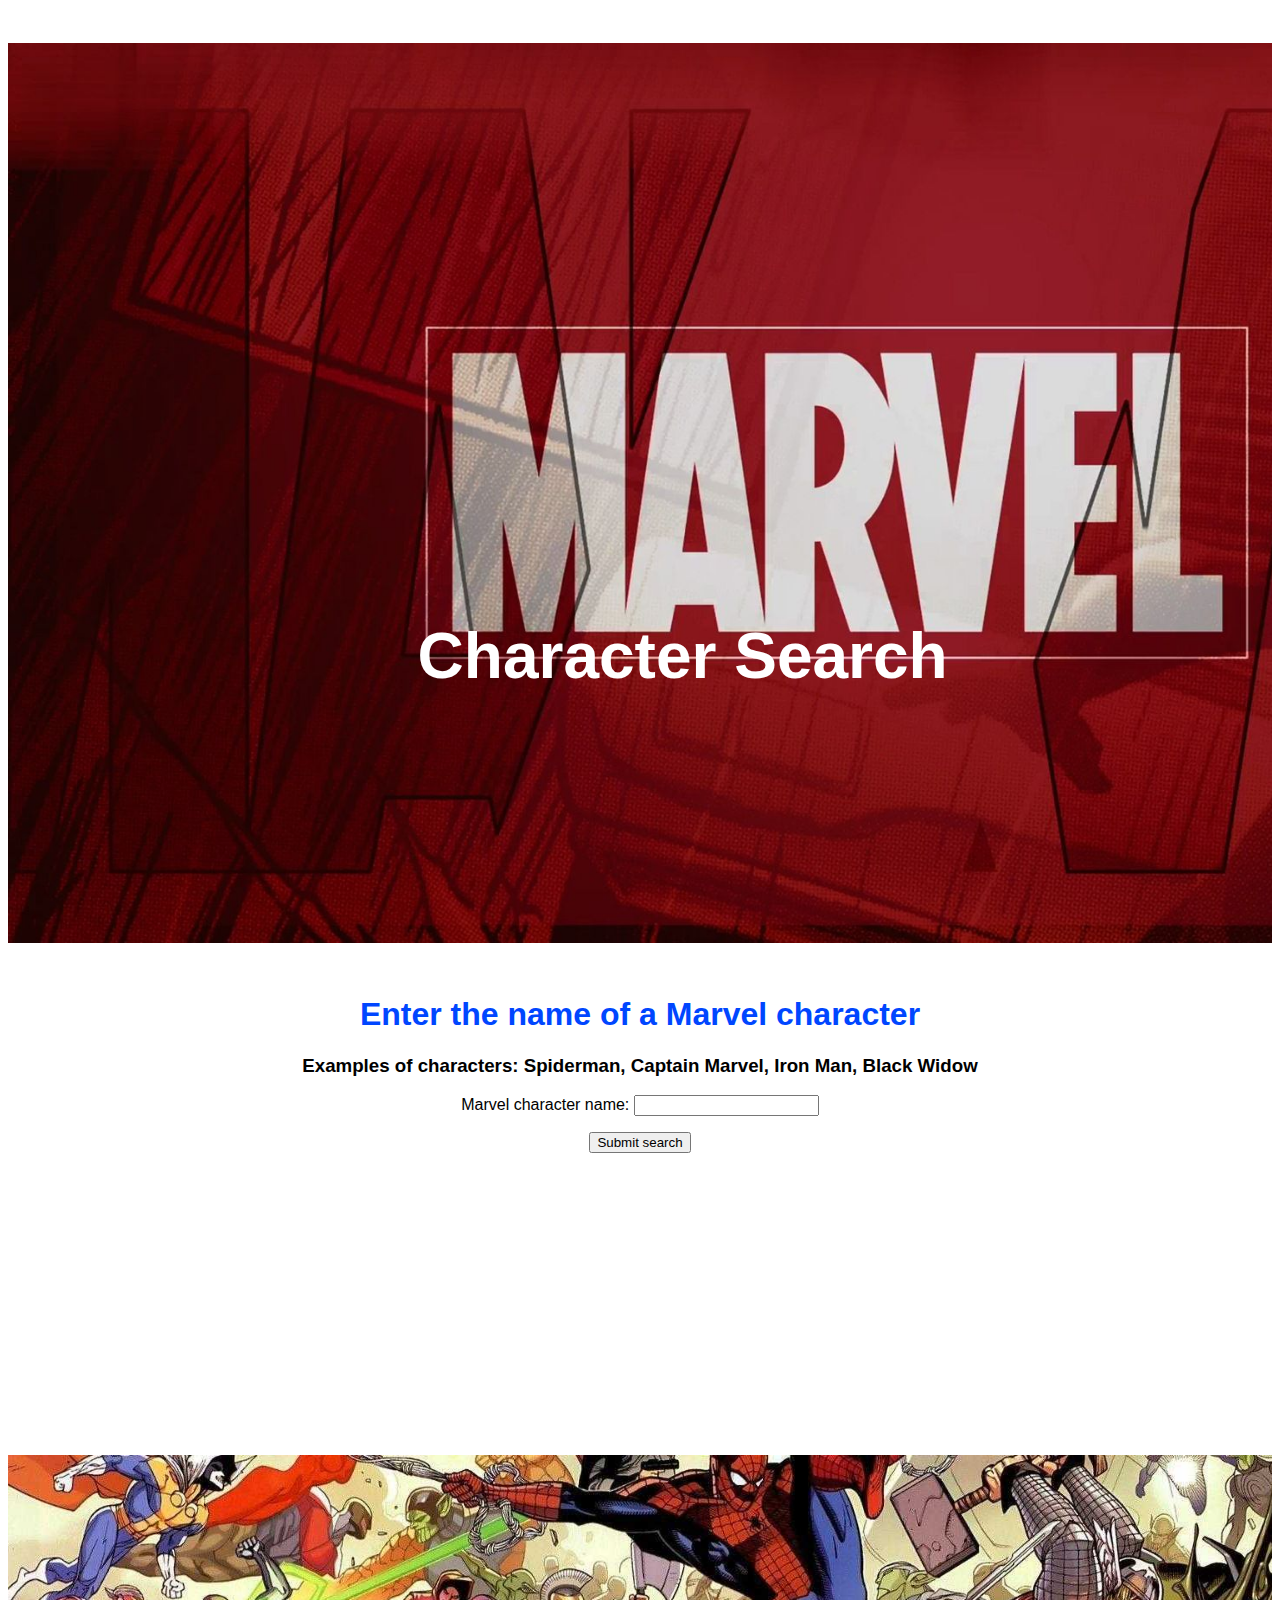
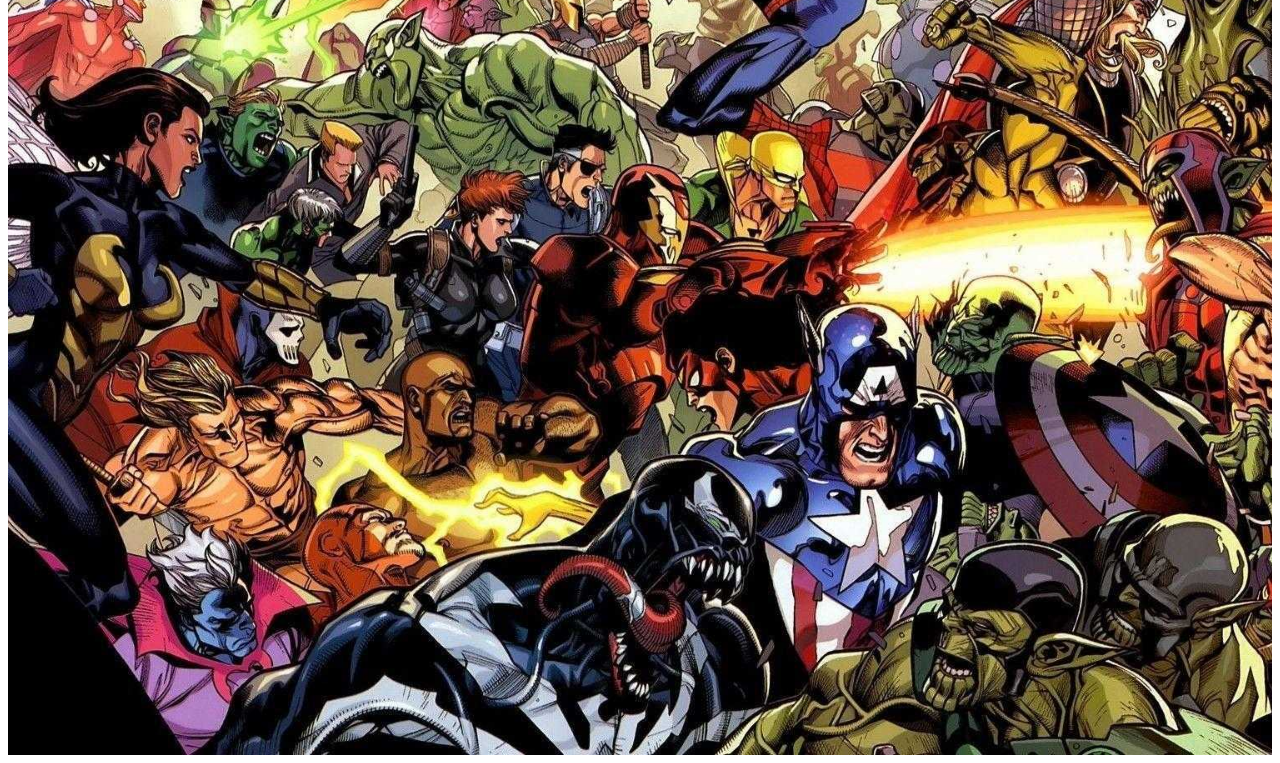
<file: Projects/Marvel API/index.html>
<!DOCTYPE html>
<html lang="en">
<head>
    <meta charset="UTF-8">
    <meta name="viewport" content="width=device-width, initial-scale=1.0">
    <meta http-equiv="X-UA-Compatible" content="ie=edge">
    <title>Marvel Character Search</title>

    <link rel="stylesheet" ref="text/css" href="main.css">
</head>

<body>
    <div class = 'header'>
        <h1>Character Search</h1>
        <!--<img src="assets/header.jpg" style="width: 100%;">-->
    </div>
    
    <div class = 'enterChar'>
        <h1>Enter the name of a Marvel character</h1>
        <h3>Examples of characters: Spiderman, Captain Marvel, Iron Man, Black Widow</h3>
        <form>
            <p>
              <label for="search">Marvel character name:</label>
              <input type="text" id="search" class="search" required>
            </p>
            <p>
              <button class="submit">Submit search</button>
            </p>
        </form>
    </div>

    <div class = 'results'>

    </div>

    <div class = 'footer'>

    </div>
        

<script src="marvel.js"></script>
</body>
</html>
</file>
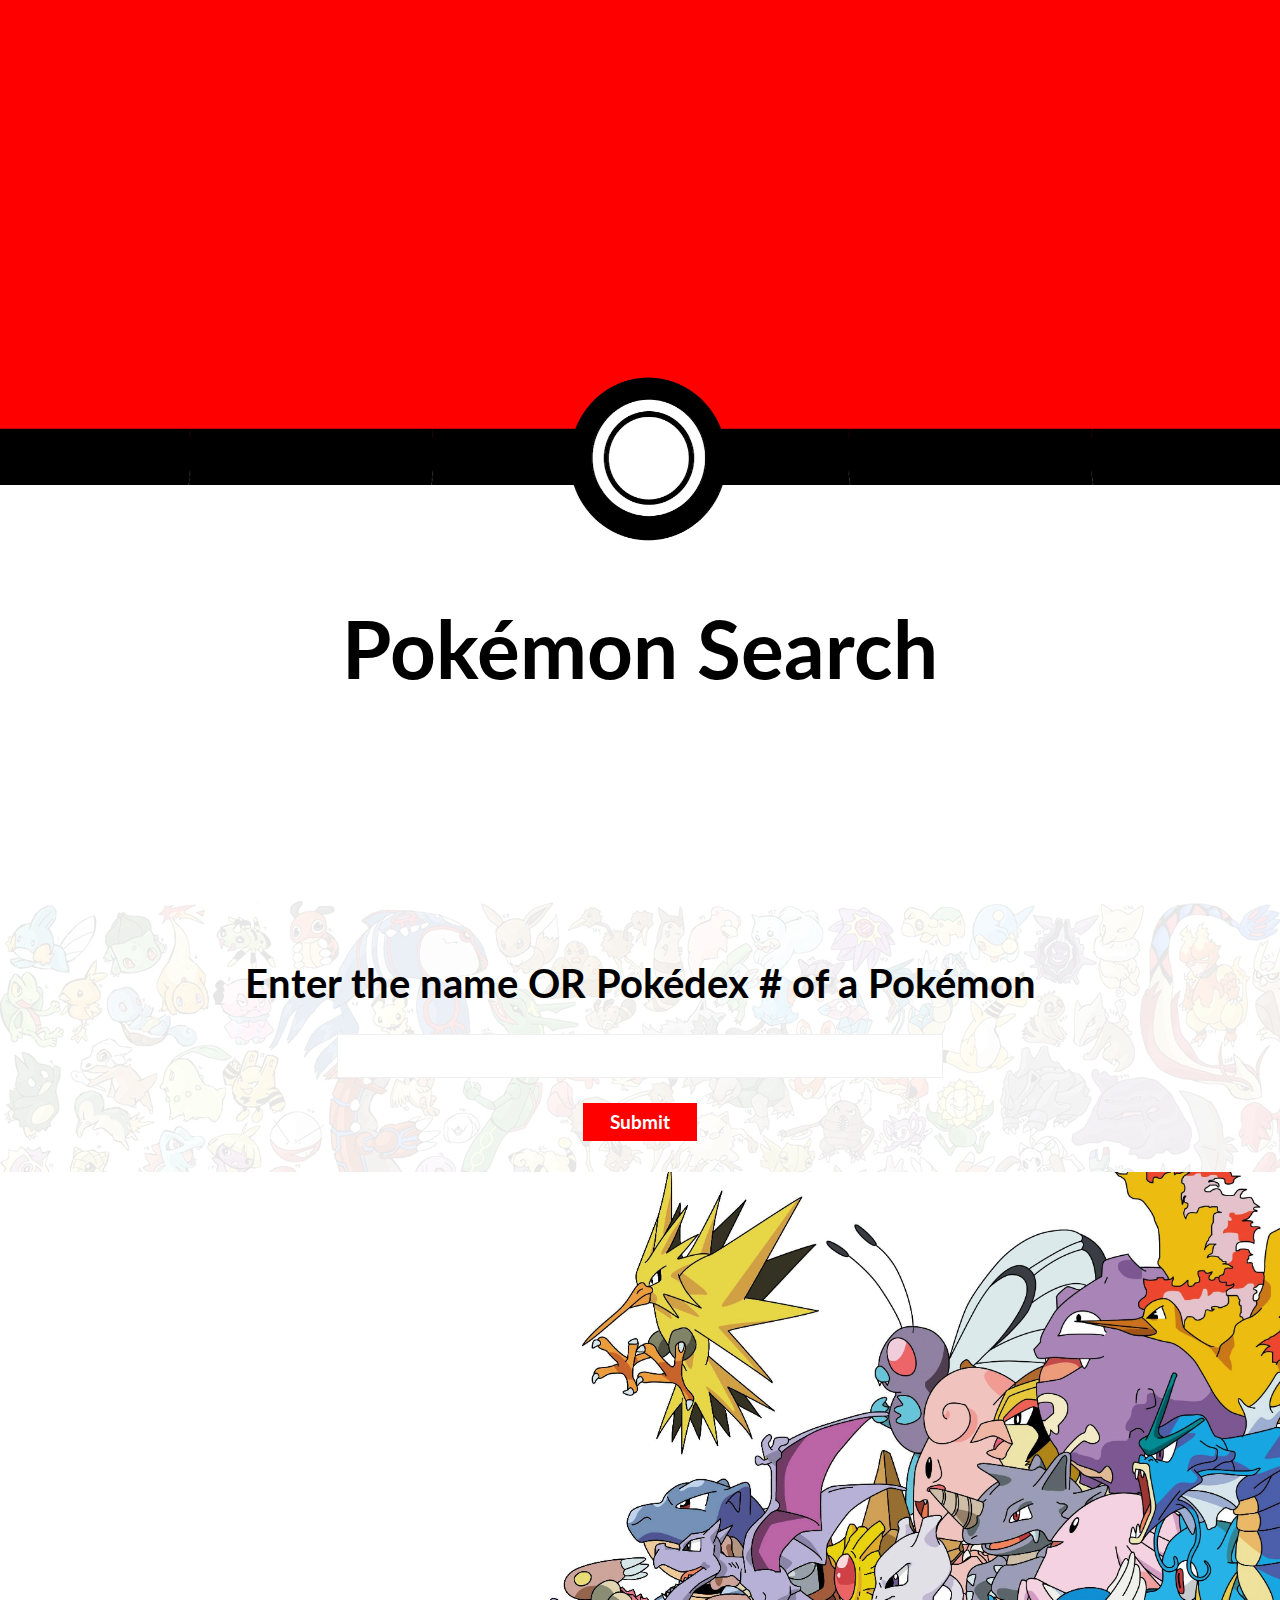
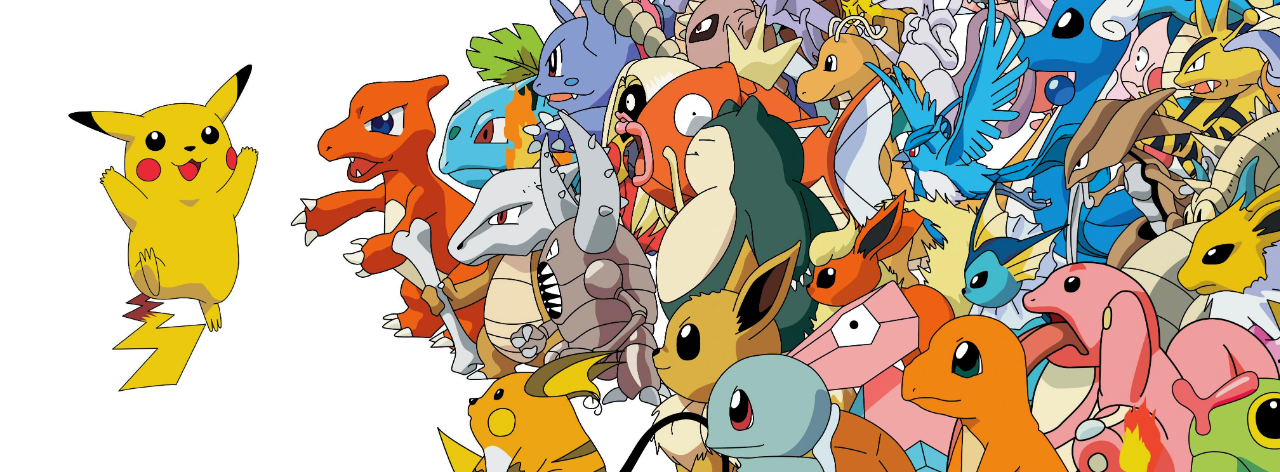
<file: Projects/Pokemon API/index.html>
<!DOCTYPE html>
<html lang='en'>
<head>
    <meta charset='UTF-8'>
    <meta name='viewport' content='width=device-width, initial-scale=1.0'>
    <meta http-equiv='X-UA-Compatible' content='ie=edge'>
    <title>Pokémon Search</title>

    <link href='https://fonts.googleapis.com/css?family=Lato:400,700&display=swap' rel='stylesheet'>
    <link rel='stylesheet' ref='text/css' href='main.css'>
</head>

<body>
    <div class = 'header'>
        <h1>Pokémon Search</h1>
    </div>
    
    <div class = 'enterPokemon'>
        <h1>Enter the name OR Pokédex # of a Pokémon</h1>
        <form>
            <p>
              <input type='text' id='search' class='search' required>
            </p>
            <p>
              <button class='submit'>Submit</button>
            </p>
        </form>

        <div class='overlay'></div>
    </div>

    <div id = 'results'></div>

    <div id = 'resultsMovesWrapper'>
        <div id='resultsMoves'>
            <ul></ul>
        </div>

    </div>


    <div class = 'footer'></div>
    
    <script src='pokemon.js'></script>

</body>
</html>
</file>
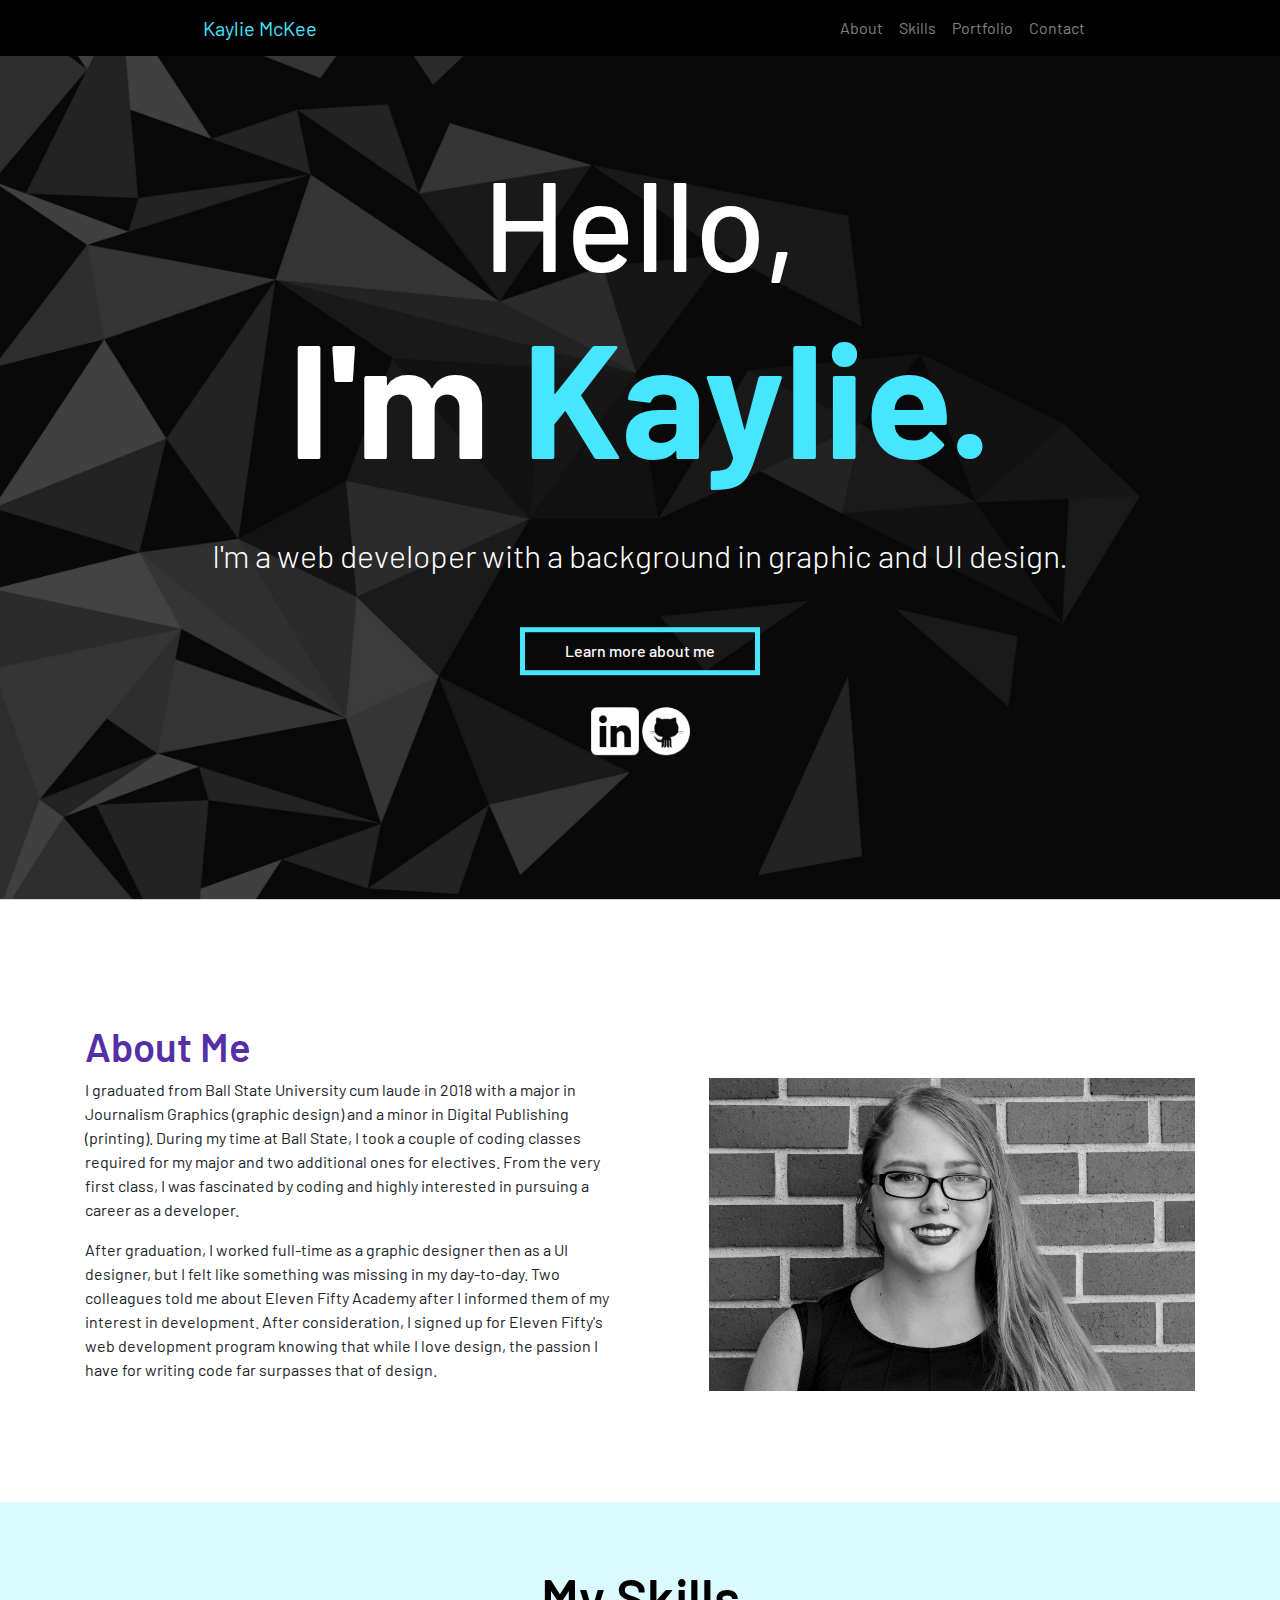
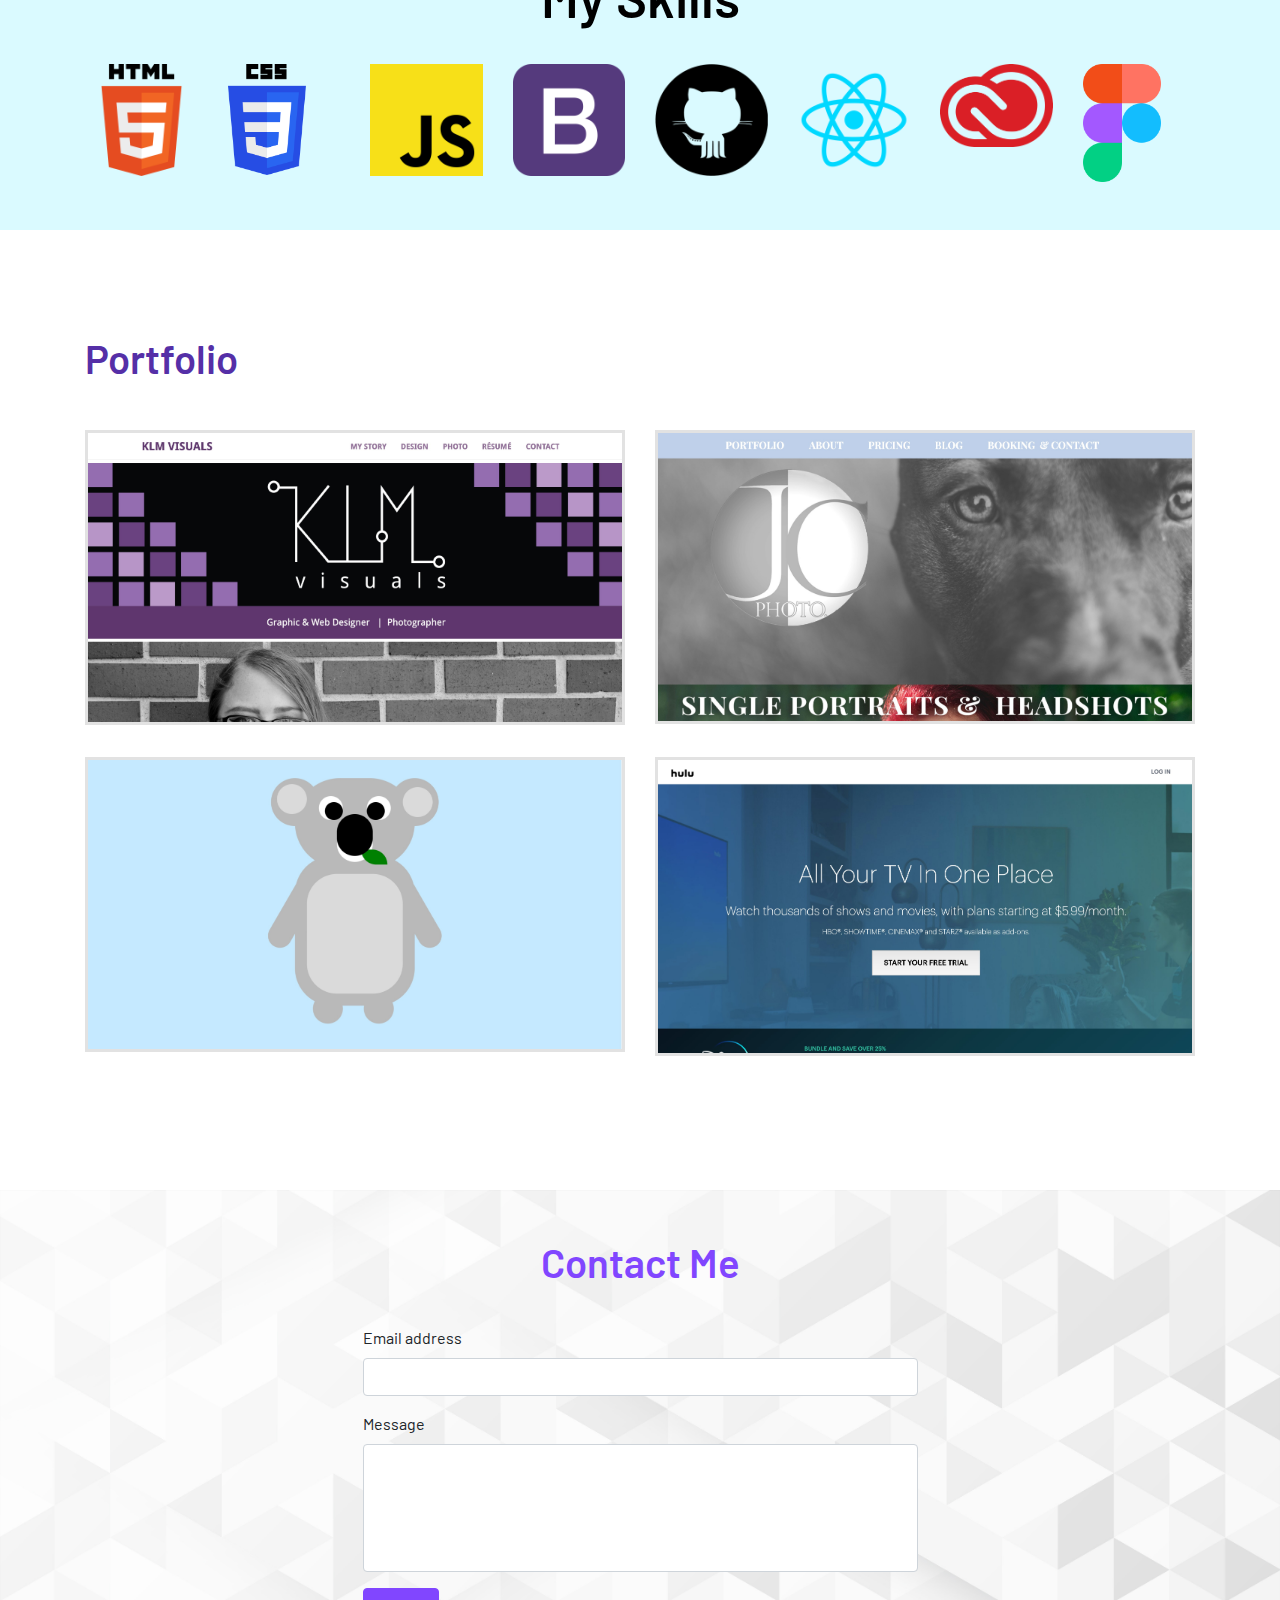
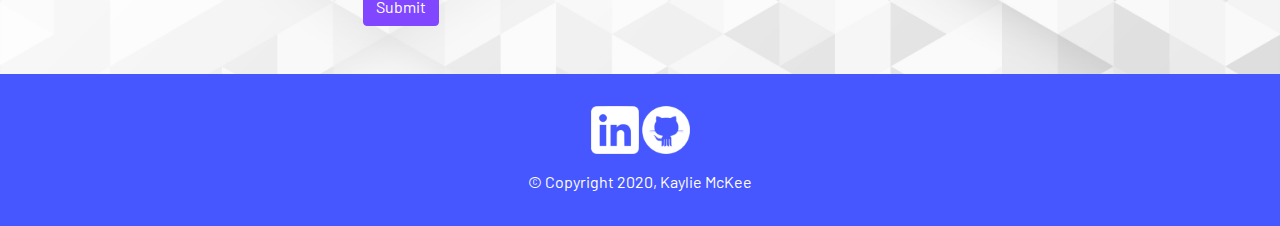
<file: Projects/Portfolio/index.html>
<!DOCTYPE html>
<html lang="en">
<head>
    <meta charset="UTF-8">
    <meta name="viewport" content="width=device-width, initial-scale=1.0">
    <meta http-equiv="X-UA-Compatible" content="ie=edge">
    <title>Kaylie McKee</title>

    <link rel="stylesheet" href="https://stackpath.bootstrapcdn.com/bootstrap/4.4.1/css/bootstrap.min.css" integrity="sha384-Vkoo8x4CGsO3+Hhxv8T/Q5PaXtkKtu6ug5TOeNV6gBiFeWPGFN9MuhOf23Q9Ifjh" crossorigin="anonymous">
    <link href="https://fonts.googleapis.com/css?family=Barlow:300,400,500,600,700&display=swap" rel="stylesheet">
    <link rel="stylesheet" ref="text/css" href="main.css">
</head>

<body>
<!--nav-->
<nav class="navbar navbar-expand-lg navbar-dark">
  <a class="navbar-brand" href="#jumbo" style="color: #46E6FF; margin-left: 15%">Kaylie McKee</a>
    <button class="navbar-toggler" type="button" data-toggle="collapse" data-target="#navbarNav" aria-controls="navbarNav" aria-expanded="false" aria-label="Toggle navigation">
      <span class="navbar-toggler-icon"></span>
    </button>
    <div class="collapse navbar-collapse" id="navbarNav">
      <ul class="navbar-nav">
        <li class="nav-item">
          <a class="nav-link" href="#aboutMe">About </a>
        </li>
        <li class="nav-item">
          <a class="nav-link" href="#mySkills">Skills</a>
        </li>
        <li class="nav-item">
          <a class="nav-link" href="#portfolio">Portfolio</a>
        </li>
        <li class="nav-item">
          <a class="nav-link" href="#contact">Contact</a>
        </li>
      </ul>
    </div>
  </nav>
<!--hero-->
<section id="jumbo">
<div class="jumbotron jumbotron-fluid">
    <div class="container" id="jumboContent">
      <div class="row">
        <div class="col">
          <h1 class="display-4" id="line1">Hello,</h1>
        </div>
      </div>
      <div class="row">
        <div class="col">
          <h1 class="display-4" id="line2">I'm <span>Kaylie.</span></h1>
        </div>
      </div>
      <div class="row">
        <div class="col">
          <p class="lead">I'm a web developer with a background in graphic and UI design.</p>
        </div>
      </div>
      <div class="row">
        <div class="col">
          <a href="#aboutMe">
            <button type="button">Learn more about me</button>
          </a>

        </div>
      </div>
      <div class="row" style="padding-top: 2em;">
        <div class="col">
          <a href="https://www.linkedin.com/in/kayliemckee" target="blank">
            <img src="./assets/linkedin-3-256.png" style="width: 3em">
          </a>
          <a href="https://github.com/mckeekaylie" target="blank">
            <img src="./assets/github-9-256.png" style="width: 3em">
          </a>
        </div>
      </div>

    </div>
    </div>
  </div>
</section>

<section id ="aboutMe">
  <div class="container">
    <div class="row">
      <div class="col-md">
        <h1>About Me</h1>
      </div>
    </div>
    <div class="row">
      <div class="col-md">
        <p>I graduated from Ball State University cum laude in 2018 with a major in Journalism Graphics (graphic design) 
          and a minor in Digital Publishing (printing). During my time at Ball State, I took a couple of coding classes 
          required for my major and two additional ones for electives. From the very first class, I was fascinated by coding
          and highly interested in pursuing a career as a developer.</p>
        
        <p>After graduation, I worked full-time as a graphic designer then as a UI designer, but I felt like something was 
           missing in my day-to-day. Two colleagues told me about Eleven Fifty Academy after I informed them of my interest 
           in development. After consideration, I signed up for Eleven Fifty's web development program knowing that while 
           I love design, the passion I have for writing code far surpasses that of design.</p> 
      </div>
      <div class="col-md">
        <img src="assets/me_crop.jpg">
      </div>
    </div>
    
  </div>
</section>

<section id="mySkills">

  <div class="container">
    <h1>My Skills</h1>
    <div class="row">
      <div class="col-sm" id="html">
        <img src="assets/html5.png" style="width: 100%">
      </div>
      <div class="col-sm" id="css">
        <img src="assets/css3.png" style="width: 70%">
      </div>
      <div class="col-sm" id="js">
        <img src="assets/js.png" style="width: 100%">
      </div>
      <div class="col-sm" id="boot">
        <img src="assets/bootstrap.png" style="width: 100%">
      </div>
      <div class="col-sm" id="git">
        <img src="assets/github-9-256_Blk.png" style="width: 100%">
      </div>
      <div class="col-sm" id="react">
        <img src="assets/iconfinder_React.js_logo_1174949.png" style="width: 100%">
      </div>
      <div class="col-sm" id="cc">
        <img src="assets/creativeCloud.png" style="width: 100%">
      </div>
      <div class="col-sm" id="figma">
        <img src="assets/figma.png" style="width: 70%">
      </div>
    </div>
  </section>

<!--PORTFOLIO-->
<section id="portfolio">
  <div class="container">
    <h1>Portfolio</h1>
    <!--ROW 1-->
    <div class="row">
      <!--KLM Visuals-->
      <div class="col-lg">
        <div class="portfolioItem">
          <a href="https://www.klmvisuals.com" target="blank">
            <img src="./assets/klmVisuals.jpg" style="width: 100%; height: 100%">
          </a>
          <div class="portfolioOverlay">
            <div class="portfolioCaption">
              <h4>KLM Visuals website</h4>
                <p>KLM Visuals is where I house my design and photography portfolio.
                 I designed and developed the website utilizing Bootstrap.</p>
                  <a href="https://www.klmvisuals.com" target="blank">> View</a>
            </div>
          </div>
        </div>
      </div>
      <!--JC Photo-->
      <div class="col-lg">
        <div class="portfolioItem">
          <a href="https://www.jencophoto.world" target="blank">
            <img src="./assets/jcphoto.jpg" style="width: 100%; height: 100%">
          </a>
          <div class="portfolioOverlay" style="background-color: #8146FF;">
            <div class="portfolioCaption">
              <h4>JenCo Photo website</h4>
                <p>A friend of mine is a photographer. She asked me to build her portfolio website after seeing my design and photography portfolio.
                  I designed and developed the website utilizing Bootstrap.
                </p>
                 <a href="https://www.jencophoto.world" target="blank">> View</a>
            </div>
          </div>
        </div>
      </div>

    </div>

    <!--ROW 2-->
    <div class="row" id="portfolioRow2">
      <!--CSS KOALA-->
      <div class="col-lg">
        <div class="portfolioItem">
          <a href="https://codepen.io/klmckee/pen/XWJQzdK" target="blank">
            <img src="./assets/cssKoala.jpg" style="width: 100%">
          </a>

          <div class="portfolioOverlay" style="background-color: #8146FF;">
            <div class="portfolioCaption">
              <h4>CSS Koala</h4>
                <p>A koala illustration I created utilizing CSS.</p>
                 <a href="hhttps://codepen.io/klmckee/pen/XWJQzdK" target="blank">> View</a>
            </div>
          </div>
        </div>
      </div>
      <!--STATIC LAYOUT-->
      <div class="col-lg">
        <div class="portfolioItem">
          <a href="https://mckeekaylie.github.io/staticlayout/" target="blank">
            <img src="./assets/static.jpg" style="width: 100%">
          </a>
          <div class="portfolioOverlay">
            <div class="portfolioCaption">
              <h4>Hulu Welcome Page</h4>
                <p>A static recreation of the Hulu Welcome page</p>
                 <a href="https://mckeekaylie.github.io/staticlayout/" target="blank">> View</a>
            </div>
          </div>
        </div>
      </div>
    </div>
  </div>
</section>

<!--CONTACT-->
<section id="contact">
  <div class="container">
    <h1>Contact Me</h1>

    <form action="https://formspree.io/xknrqbvn" method="POST">
      <div class="form-group">
        <label for="exampleInputEmail1">Email address</label>
        <input type="email" class="form-control" id="exampleInputEmail1" aria-describedby="emailHelp">
      </div>
      <div class="form-group">
        <label for="exampleFormControlTextarea1">Message</label>
        <input type="text" class="form-control" id="exampleFormControlTextarea1">
      </div>
      <button type="submit" class="btn btn-primary" style="background-color: #8146FF; border-color: #8146FF">Submit</button>
    </form>
  
    <!--<form action="https://formspree.io/xknrqbvn" method="POST">
  
    <label> Your email: <input type="text" name="_replyto"></label>
    <label> Your message: <textarea name="message"></textarea></label>

    <button type="submit">Send</button>
    </form>-->
  </div>
</section>

<section id="footer">
  <div class="container">
    <div class="row">
      <div class="col">
        <a href="https://www.linkedin.com/in/kayliemckee" target="blank">
          <img src="./assets/linkedin-3-256.png" style="width: 3em">
        </a>
        <a href="https://github.com/mckeekaylie" target="blank">
          <img src="./assets/github-9-256.png" style="width: 3em">
        </a>
      </div>
    </div>
    <div class="row">
      <div class="col">
        <p style="padding-top: 1em">© Copyright 2020, Kaylie McKee</p>
    </div>
    </div>
  </div>
</section>
    
<!--SCRIPTS-->

    <script src="https://code.jquery.com/jquery-3.4.1.slim.min.js" integrity="sha384-J6qa4849blE2+poT4WnyKhv5vZF5SrPo0iEjwBvKU7imGFAV0wwj1yYfoRSJoZ+n" crossorigin="anonymous"></script>
    <script src="https://cdn.jsdelivr.net/npm/popper.js@1.16.0/dist/umd/popper.min.js" integrity="sha384-Q6E9RHvbIyZFJoft+2mJbHaEWldlvI9IOYy5n3zV9zzTtmI3UksdQRVvoxMfooAo" crossorigin="anonymous"></script>
    <script src="https://stackpath.bootstrapcdn.com/bootstrap/4.4.1/js/bootstrap.min.js" integrity="sha384-wfSDF2E50Y2D1uUdj0O3uMBJnjuUD4Ih7YwaYd1iqfktj0Uod8GCExl3Og8ifwB6" crossorigin="anonymous"></script>

</body>
</html>
</file>
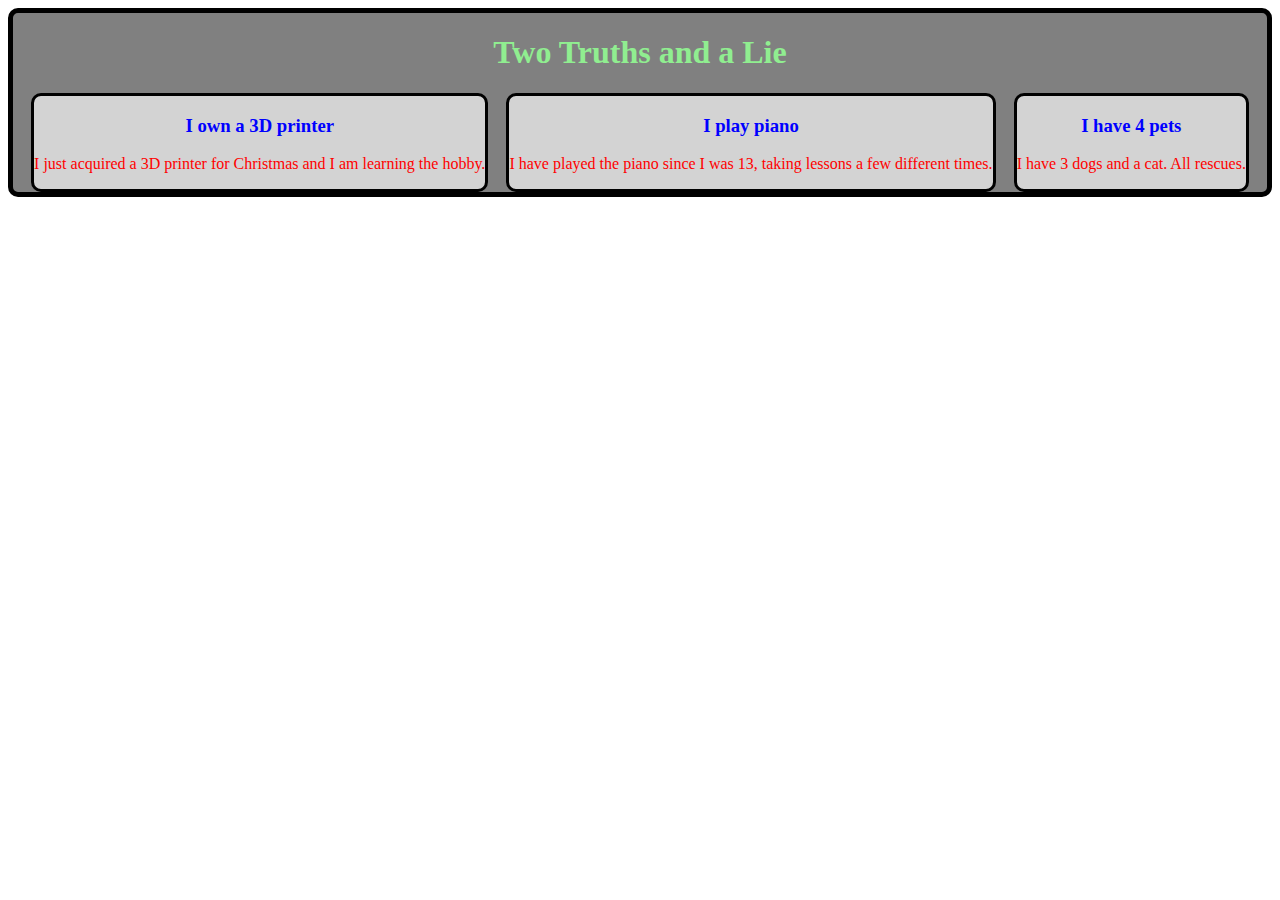
<file: 00-dayOne/00.01.html>
<!DOCTYPE html>
<html lang="en">
<head>
    <meta charset="UTF-8">
    <meta name="viewport" content="width=device-width, initial-scale=1.0">
    <meta http-equiv="X-UA-Compatible" content="ie=edge">
    <title>Day One HTML</title>

    <style>
    h1 {
        color: lightgreen;
        text-align: center;
    }

    .main {
        border-style: solid;
        border-width: thick;
        border-color: black;
        border-radius: 10px;
        background-color:gray;
        text-align: center;
    }

    .body {
        background-color: grey; 
        border-style:solid; 
        border-radius: 10px; 
        background-color: lightgrey; 
        text-align: center;
    }

    .align {
        display: flex;
        justify-content: space-evenly;
    }

    h3 {
        color: blue;
    }

    p {
        color: red;
    }


    </style>
</head>
<body>
    <!-- <h1>Heading One</h1>
    <h2>Heading Two</h2>
    <h3>Heading Three</h3>
    <h4>Heading Four</h4>
    <h5>Heading Five</h5>
    <h6>Heading Six</h6> -->

    <div class ="main">
    <h1>Two Truths and a Lie</h1>

    <div class = "align">
    
    <div class = "body">
    <h3>I own a 3D printer</h3>
        <p>I just acquired a 3D printer for Christmas and I am learning the hobby.</p>
    </div>
    <div class = "body">
        <h3>I play piano</h3>
        <p>I have played the piano since I was 13, taking lessons a few different times.</p>
    </div>
    <div class = "body">
        <h3>I have 4 pets</h3>
        <p>I have 3 dogs and a cat. All rescues.</p>
    </div>
    </div>

    </div>
</body>
</html>
</file>
<file: Projects/Marvel API/main.css>
body {
    font-family: Arial, Helvetica, sans-serif;
}

.header {
    width: 100%;
    height: 100vh;
    margin-top: 0;
    margin-left: 0;
    margin-right: 0;
    background-image: url(./assets/header.jpg);
    background-size: cover;
}

.header h1 {
    color: white;
    font-size: 4em;
    font-family: Arial, Helvetica, sans-serif;
    padding-top: 9em;
    padding-left: 6.4em;
}

.enterChar {
    height: 30em;
    padding-top: 2em;
    text-align: center;
}

.enterChar h1 {
    color: #0046FF;
}

.footer {
    width: 100%;
    height: 100vh;
    margin-top: 0;
    margin-left: 0;
    margin-right: 0;
    background-image: url(./assets/bkgd.jpg);
    background-size: cover;
}
</file>
<file: Projects/Pokemon API/main.css>
body {
    font-family: Lato;
    margin: 0;
    padding: 0;
}

/* HEADER */
.header {
    width: 100vw;
    height: 100vh;
    margin: 0 0 0 0;
    background-image: url(./assets/pokeball.png);
    background-size: cover;
    background-position: center;
}

.header h1 {
    z-index: 2;
    color: black;
    text-align: center;
    font-size: 5em;
    padding-top: 7.5em;
    margin: 0;
}

/* ENTER POKEMON */
.enterPokemon {
    position: relative;
    background-image: url("./assets/enterPokemon.jpg");
    width: 100%;
    padding-top: 2em;
    height: 15em;
    text-align: center;
}

.enterPokemon form, .enterPokemon h1 {
    position: relative;
    z-index: 2;
}

.enterPokemon h1 {
    font-size: 2.5em;
}

.search {
    width: 45em;
    height: 3em;
    border: .5mm solid #F0F0F0;
}

.submit {
    margin-top: .5em;
    width: 6em;
    height: 2em;
    background-color: #FE0000;
    border: none;
    color: white;
    font-family: Lato;
    font-weight: 700;
    font-size: 5mm;
}

/* RESULTS */
.overlay {
    z-index: 1;
    position: absolute;
    margin: auto;
    top: 0;
    bottom: 0;
    left: 0;
    right: 0;
    background-color: white;
    opacity: .9;
}

#results {
    text-align: center;
}

/* RESULTS MOVES */
#resultsMoves ul {
    width: 10em;
    height: 20em;
    overflow: auto;
    display: block;
    margin: auto;
}

#resultsMovesWrapper {
    padding-bottom: 4em;
}

/* FOOTER */
.footer {
    width: 100vw;
    height: 100vh;
    margin-left: 0;
    margin-right: 0;
    background-image: url(./assets/footer.jpeg);
    background-size: cover;
}

/* media queries */
@media (max-width: 576px) {

.header h1 {
    padding-top: 6em;
}

.enterPokemon {
    height: 18em;
}

}
</file>
<file: Projects/Portfolio/main.css>
/* TYPE STYLING FOR THE ENTIRE DOCUMENT */
body {
    font-family: Barlow;
}

h1 {
    color: #552FA7;
    font-weight: 600;
}

/* NAVBAR */
.navbar {
    position: fixed;
    width: 100%;
    font-family: Barlow;
}

nav {
    background-color: black;
    z-index: 5;
}

#navbarNav {
    margin-left: 40%;
}

/* JUMBOTRON */
.jumbotron {
    position:relative;
    background-image: url(./assets/bkgd.jpg);
    background-position: 10% 20%;
    background-size: cover;
    width: 100vw;
    height: 100vh;
    /* text */
    text-align: center;
}

#jumboContent {
    position:absolute;
    top:50%;
    left:50%;
    -moz-transform: translateX(-50%) translateY(-50%);
    -webkit-transform: translateX(-50%) translateY(-50%);
    -o-transform: translateX(-50%) translateY(-50%);
    -ms-transform: translateX(-50%) translateY(-50%);
    transform: translateX(-50%) translateY(-50%);
}

#line1 {
    display: block;
    margin: auto;
    color: white;
    font-weight: 500;
    font-size: 8em;
}

#line2 {
    margin-top: 0;
    font-weight: 700;
    color: white;
    font-size: 10em;
}

#line2 span {
    color: #46E6FF;
}

.jumbotron p {
    margin-top: 1em;
    color: white;
    font-size: 2em;
}

.jumbotron button {
    margin-top: 2em;
    background-color: transparent;
    border: 5px solid #46E6FF;
    color: white;
    width: 15em;
    height: 3em;
    font-weight: 500;
}

/* ABOUT */
#aboutMe {
    padding-top: 10vh;
    padding-bottom: 8vh;
}

#aboutMe img {
    float: right;
    width: 90%;
}

/* SKILLS */
#mySkills {
    margin-top: 2em;
    margin-bottom: 2em;
    padding-top: 3vh;
    padding-bottom: 3em;
    background-color: rgba(70, 230, 255, .2);
}

#mySkills h1 {
    padding-top: .7em;
    padding-bottom: .5em;
    text-align: center;
    color: black;
    font-size: 14mm;
}

/* SKILLS ANIMATION */
#html:hover {
    animation: pop 0.3s linear 1;
}

@keyframes pop{
    50%  {transform: scale(1.2);}
}
  
#css:hover {
    animation: pop 0.3s linear 1;
}

#js:hover {
    animation: pop 0.3s linear 1;
}

#boot:hover {
    animation: pop 0.3s linear 1;
}

#git:hover {
    animation: pop 0.3s linear 1;
}

#react:hover {
    animation: pop 0.3s linear 1;
}

#cc:hover {
    animation: pop 0.3s linear 1;
}

#figma:hover {
    animation: pop 0.3s linear 1;
}


/* PORTFOLIO */
#portfolio {
    padding-top: 8vh;
    padding-bottom: 6vh;
}

#portfolio h1 {
    padding-bottom: 1em;
}

.portfolioItem {
    border: 3px solid #E2E2E2;
}

#portfolioRow2 {
    margin-top: 2em;
}

/* PORTFOLIO OVERLAY */
.portfolioOverlay {
    position: absolute;
    background-color: #4657FF;
    opacity: 0;
    width: auto;
    height: auto;
    top: 0;
    left: 0;
    right: 0;
    bottom: 0;
    transition-property: opacity;
    transition-duration: .5s;
    transition-timing-function: linear; 
    z-index: 3;
}
    
.portfolioOverlay:hover {
    opacity: 1;
}

.portfolioOverlay:focus {
    opacity: 1;
}

.portfolioCaption {
    width: 100%;
    height: 100%;
    padding: 1em;
    color: white;
    opacity: 0;
    font-size: 6mm;
    text-align: center;
}

.portfolioCaption:hover {
    opacity: 1;
}

.portfolioCaption:focus {
    opacity: 1;
}

.portfolioCaption p {
    color: white;
    padding: 2%;
}

.portfolioCaption h4 {
    font-size: 8mm;
    font-weight: 700;
}

.portfolioCaption a {
    color: white;
    text-decoration: none;
    font-weight: 500;
    font-size: 6mm;
}

.portfolioCaption a:hover {
    text-decoration: underline;
}

/* CONTACT */
#contact {
    background-image: url("./assets/footer.jpg");
    background-size: cover;
    width: 100%;
    margin-top: 5em;
    padding-top: 3em;
    padding-bottom: 3em;
}

#contact h1 {
    text-align: center;
    color: #8146FF;
}

form {
    width: 50%;
    margin: auto;
    padding-top: 2em;
}

#exampleFormControlTextarea1 {
    height: 8em;
}

/* FOOTER */
#footer {
    text-align: center;
    padding-top: 2em;
    padding-bottom: 1em;
    background-color: #4657FF;
    color: white;
}

/* MEDIA QUERIES */

/* 576PX */
@media (max-width: 576px) {

    /* JUMBOTRON */
    .jumbotron {
        padding-top: 5em;
        width: 100vw;
        height: 123vh;
    }

    #line1 {
        font-size: 4em;
    }
    
    #line2 {
        margin-top: 0;
        font-size: 6em;
    }
        
    #line2 span {
        color: #46E6FF;
    }
        
    .jumbotron p {
        margin-top: 1em;
        font-size: 1.5em;
    }
        
    .jumbotron button {
        margin-top: 1em;
    }

    /* ABOUT */
    #aboutMe {
        padding-top: 1em;
    }

    #aboutMe img {
        width: 100%;
    }

    /* SKILLS */
    #mySkills {
        padding-left: 2em;
        padding-right: 1em;
    }

    #mySkills h1 {
        padding-bottom: .5em;
    }
        
    #html {
        width: 25%;
        padding-bottom: 1em;
    }

    #css {
        width: 25%;
    }

    #js {
        width: 25%;
    }

    #boot {
        width: 25%;
        padding-bottom: 1em;
    }

    #git {
        width: 25%;
    }

    #react {
        width: 25%;
    }

    #cc {
        width: 25%
    }

    #figma {
        width: 25%;
    }

    /* PORTFOLIO */
    #portfolio {
        padding-top: 1em;
        padding-bottom: 1em;
    }
</file>
